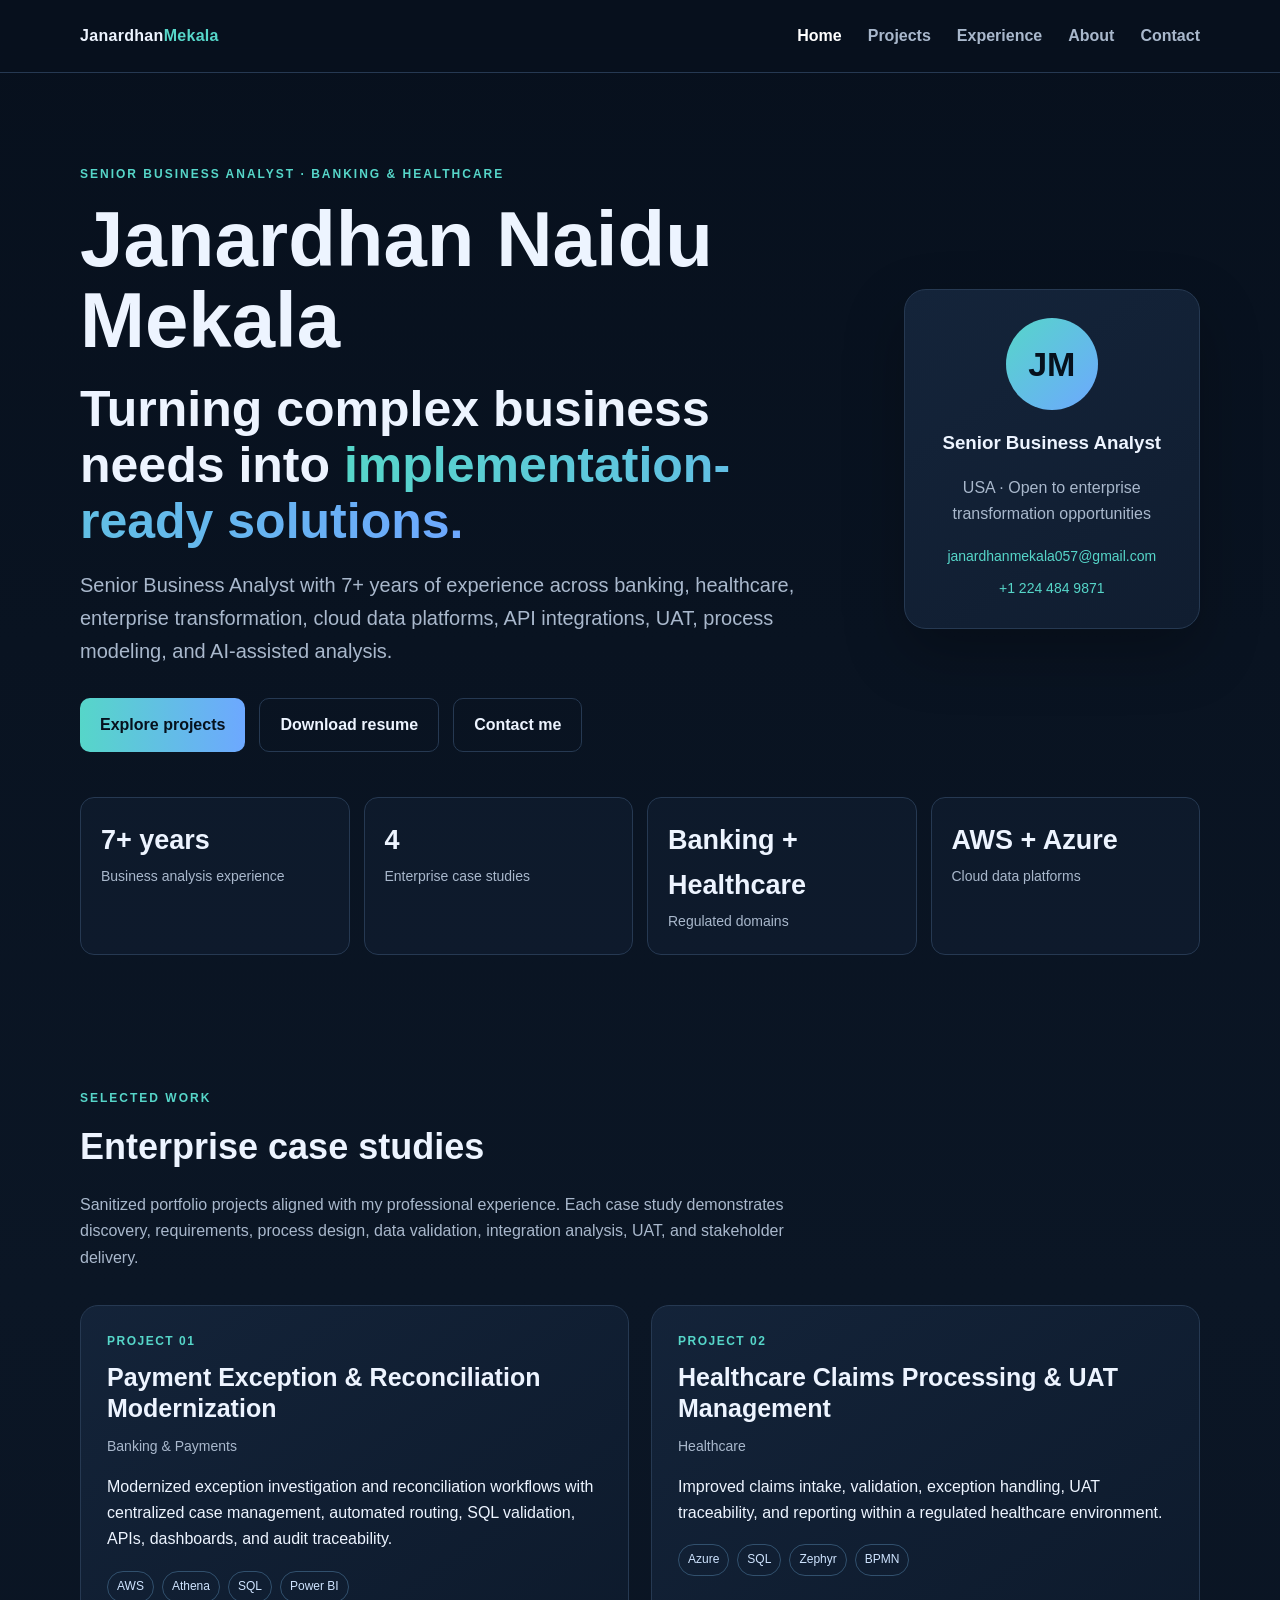
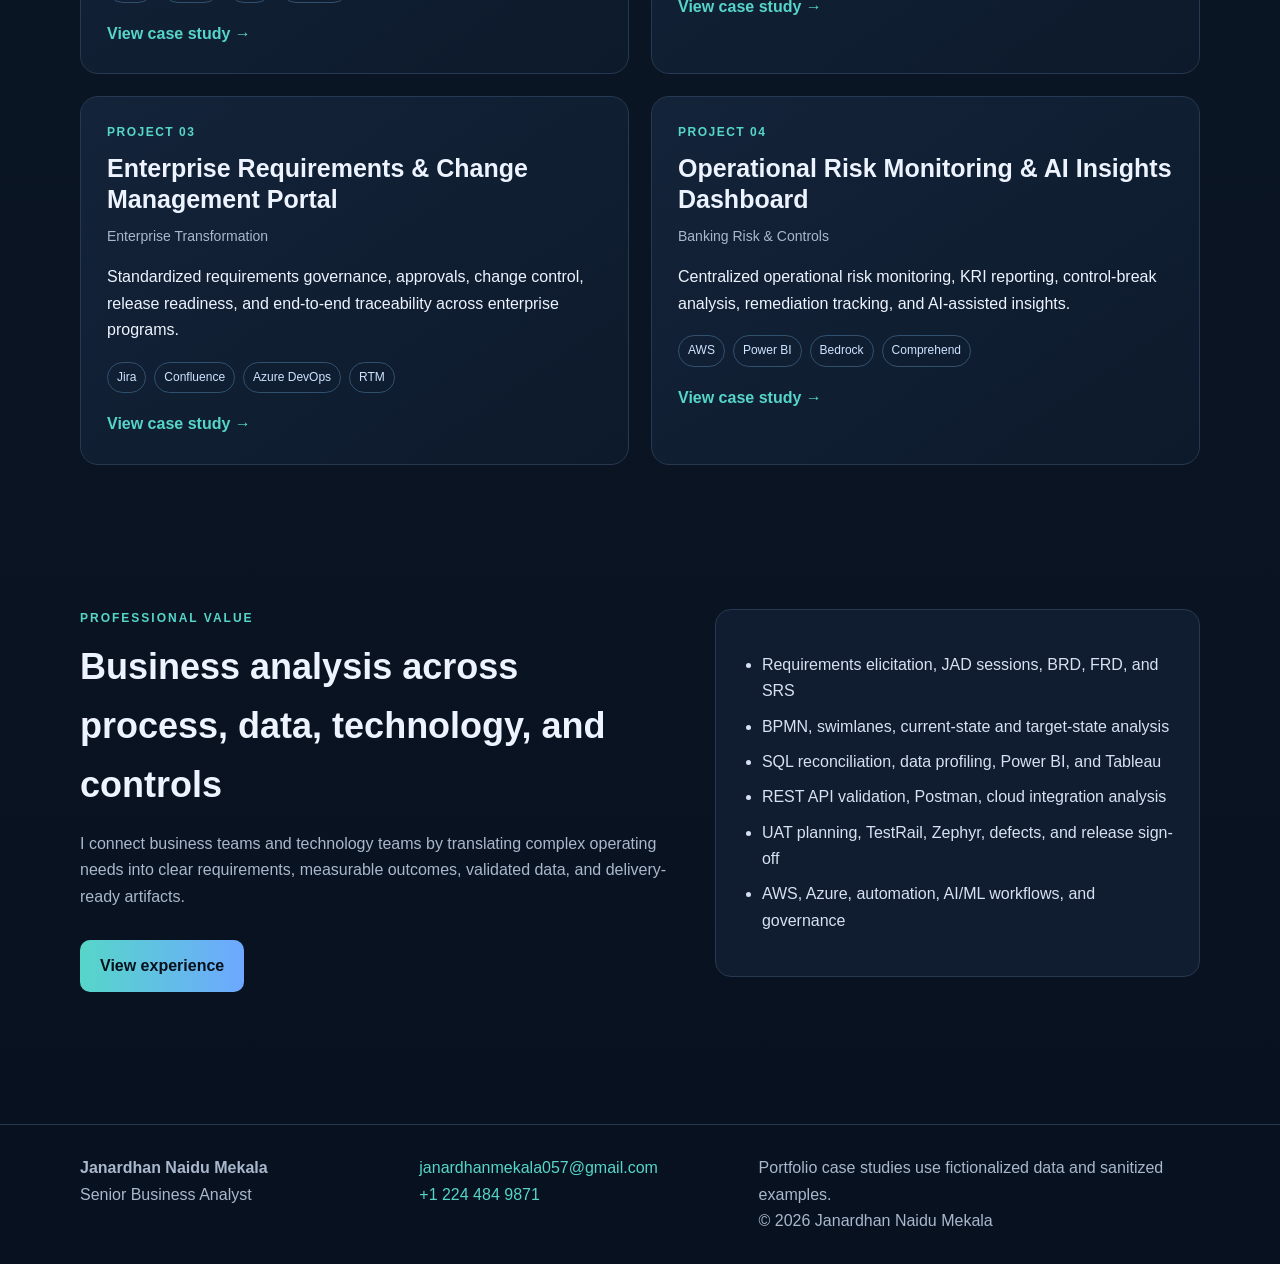
<file: index.html>
<!doctype html><html lang="en"><head><meta charset="utf-8"><meta name="viewport" content="width=device-width,initial-scale=1"><meta name="description" content="Senior Business Analyst portfolio of Janardhan Naidu Mekala, featuring banking, healthcare, requirements, UAT, SQL, APIs, AWS, Azure, and process transformation."><meta name="author" content="Janardhan Naidu Mekala"><meta property="og:title" content="Janardhan Naidu Mekala | Senior Business Analyst Portfolio"><meta property="og:description" content="Senior Business Analyst portfolio of Janardhan Naidu Mekala, featuring banking, healthcare, requirements, UAT, SQL, APIs, AWS, Azure, and process transformation."><meta property="og:type" content="website"><title>Janardhan Naidu Mekala | Senior Business Analyst Portfolio</title><link rel="stylesheet" href="style.css"></head><body><nav class="nav"><div class="container navin"><a class="brand" href="index.html">Janardhan<span>Mekala</span></a><button class="menu" aria-label="Open navigation">☰</button><div class="links"><a class="active" href="index.html">Home</a><a class="" href="projects.html">Projects</a><a class="" href="experience.html">Experience</a><a class="" href="about.html">About</a><a class="" href="contact.html">Contact</a></div></div></nav><main><section class="hero"><div class="container hero-layout"><div><div class="eyebrow">Senior Business Analyst · Banking & Healthcare</div><h1>Janardhan Naidu Mekala</h1><h2 class="hero-subtitle">Turning complex business needs into <span class="gradient">implementation-ready solutions.</span></h2><p class="lead">Senior Business Analyst with 7+ years of experience across banking, healthcare, enterprise transformation, cloud data platforms, API integrations, UAT, process modeling, and AI-assisted analysis.</p><div class="actions"><a class="btn primary" href="projects.html">Explore projects</a><a class="btn secondary" href="downloads/Janardhan_Naidu_Mekala_Resume.docx" download>Download resume</a><a class="btn secondary" href="mailto:janardhanmekala057@gmail.com">Contact me</a></div></div><div class="profile-card"><div class="initials">JM</div><h3>Senior Business Analyst</h3><p>USA · Open to enterprise transformation opportunities</p><div class="profile-contact"><a href="mailto:janardhanmekala057@gmail.com">janardhanmekala057@gmail.com</a><a href="tel:+12244849871">+1 224 484 9871</a></div></div></div><div class="container"><div class="stats"><div class="stat"><b>7+ years</b><span>Business analysis experience</span></div><div class="stat"><b>4</b><span>Enterprise case studies</span></div><div class="stat"><b>Banking + Healthcare</b><span>Regulated domains</span></div><div class="stat"><b>AWS + Azure</b><span>Cloud data platforms</span></div></div></div></section>
<section class="section"><div class="container"><div class="eyebrow">Selected work</div><h2>Enterprise case studies</h2><p class="sectionintro">Sanitized portfolio projects aligned with my professional experience. Each case study demonstrates discovery, requirements, process design, data validation, integration analysis, UAT, and stakeholder delivery.</p><div class="grid"><article class="card"><div class="projectnum">PROJECT 01</div><h3>Payment Exception & Reconciliation Modernization</h3><div class="meta">Banking & Payments</div><p>Modernized exception investigation and reconciliation workflows with centralized case management, automated routing, SQL validation, APIs, dashboards, and audit traceability.</p><div class="tags"><span class="tag">AWS</span><span class="tag">Athena</span><span class="tag">SQL</span><span class="tag">Power BI</span></div><a class="arrow" href="project-1.html">View case study →</a></article><article class="card"><div class="projectnum">PROJECT 02</div><h3>Healthcare Claims Processing & UAT Management</h3><div class="meta">Healthcare</div><p>Improved claims intake, validation, exception handling, UAT traceability, and reporting within a regulated healthcare environment.</p><div class="tags"><span class="tag">Azure</span><span class="tag">SQL</span><span class="tag">Zephyr</span><span class="tag">BPMN</span></div><a class="arrow" href="project-2.html">View case study →</a></article><article class="card"><div class="projectnum">PROJECT 03</div><h3>Enterprise Requirements & Change Management Portal</h3><div class="meta">Enterprise Transformation</div><p>Standardized requirements governance, approvals, change control, release readiness, and end-to-end traceability across enterprise programs.</p><div class="tags"><span class="tag">Jira</span><span class="tag">Confluence</span><span class="tag">Azure DevOps</span><span class="tag">RTM</span></div><a class="arrow" href="project-3.html">View case study →</a></article><article class="card"><div class="projectnum">PROJECT 04</div><h3>Operational Risk Monitoring & AI Insights Dashboard</h3><div class="meta">Banking Risk & Controls</div><p>Centralized operational risk monitoring, KRI reporting, control-break analysis, remediation tracking, and AI-assisted insights.</p><div class="tags"><span class="tag">AWS</span><span class="tag">Power BI</span><span class="tag">Bedrock</span><span class="tag">Comprehend</span></div><a class="arrow" href="project-4.html">View case study →</a></article></div></div></section>
<section class="section"><div class="container split"><div><div class="eyebrow">Professional value</div><h2>Business analysis across process, data, technology, and controls</h2><p class="sectionintro">I connect business teams and technology teams by translating complex operating needs into clear requirements, measurable outcomes, validated data, and delivery-ready artifacts.</p><div class="actions"><a class="btn primary" href="experience.html">View experience</a></div></div><div class="panel"><ul class="clean"><li>Requirements elicitation, JAD sessions, BRD, FRD, and SRS</li><li>BPMN, swimlanes, current-state and target-state analysis</li><li>SQL reconciliation, data profiling, Power BI, and Tableau</li><li>REST API validation, Postman, cloud integration analysis</li><li>UAT planning, TestRail, Zephyr, defects, and release sign-off</li><li>AWS, Azure, automation, AI/ML workflows, and governance</li></ul></div></div></section></main><footer><div class="container footergrid"><div><b>Janardhan Naidu Mekala</b><br><span>Senior Business Analyst</span></div><div><a href="mailto:janardhanmekala057@gmail.com">janardhanmekala057@gmail.com</a><br><a href="tel:+12244849871">+1 224 484 9871</a></div><div>Portfolio case studies use fictionalized data and sanitized examples.<br>© <span id="year"></span> Janardhan Naidu Mekala</div></div></footer><script src="main.js"></script></body></html>
</file>
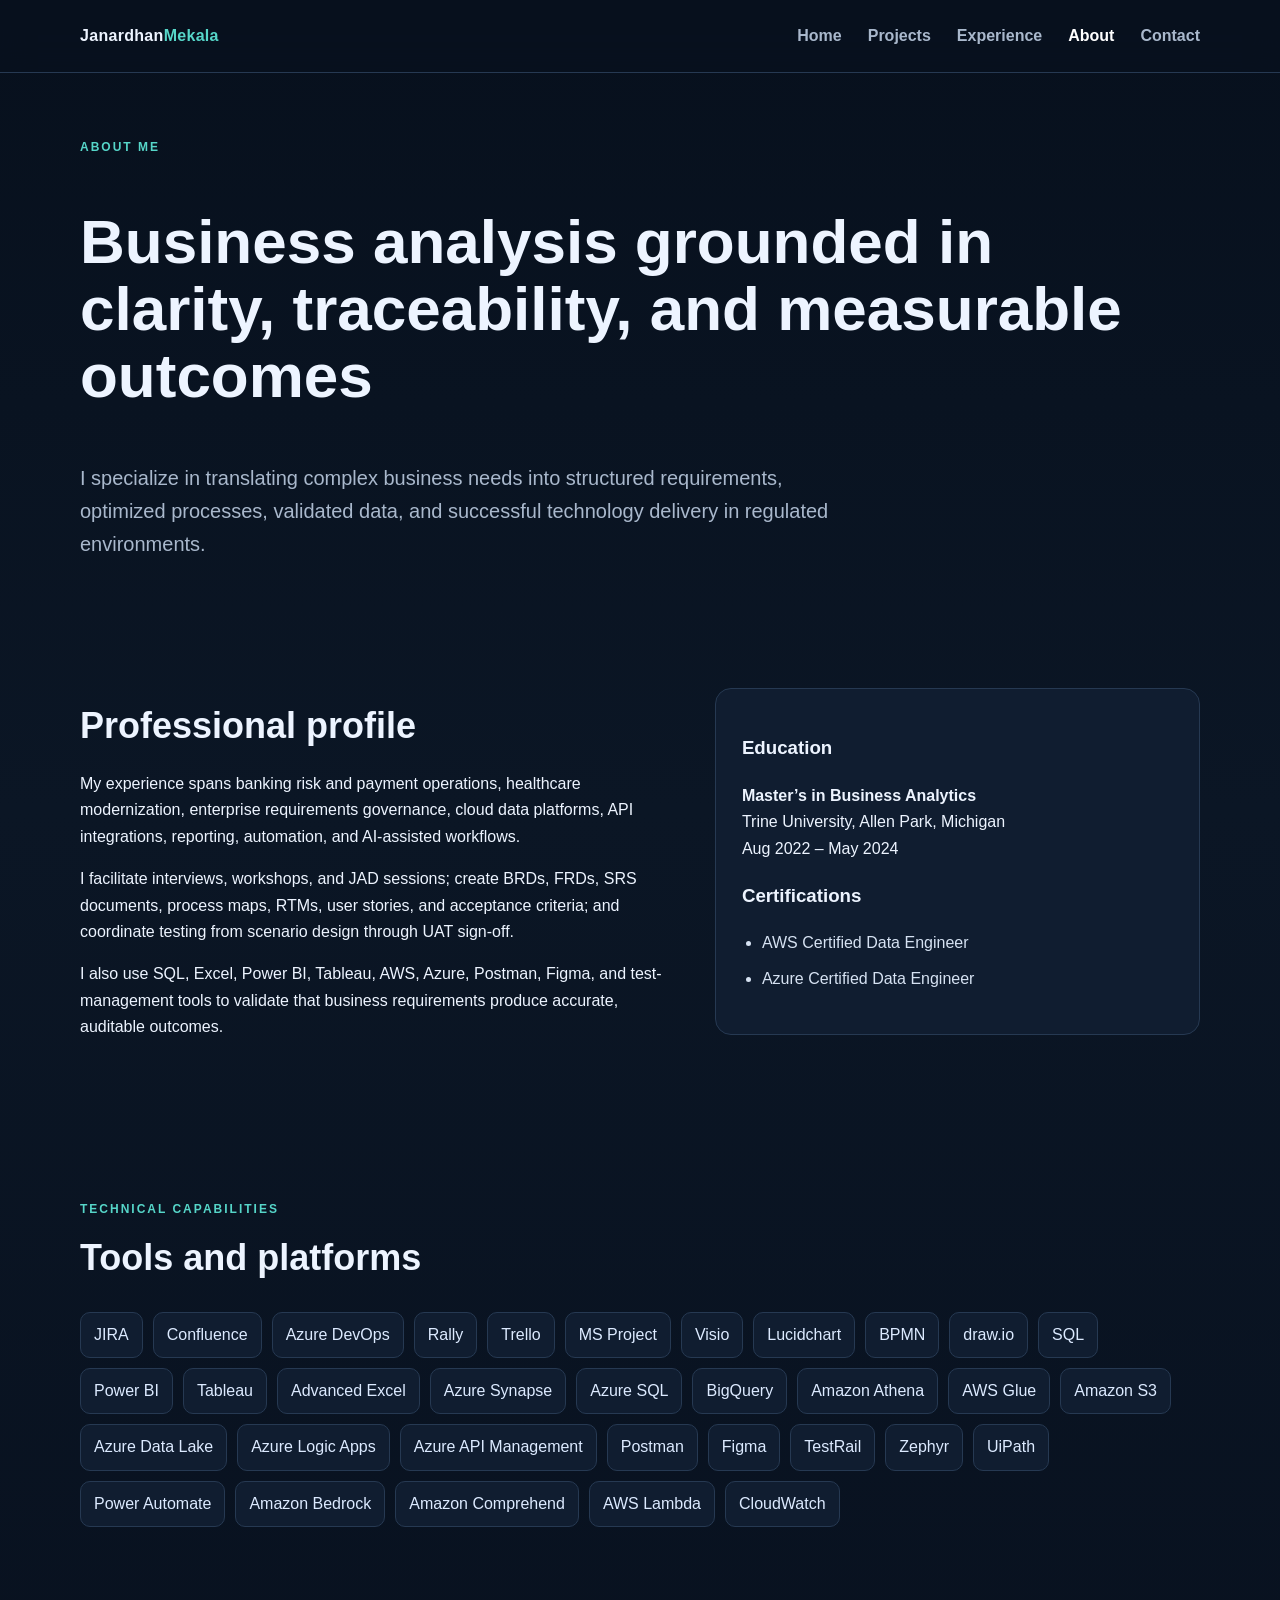
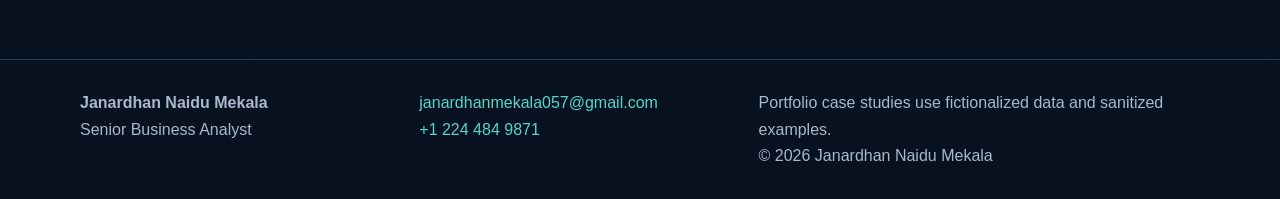
<file: about.html>
<!doctype html><html lang="en"><head><meta charset="utf-8"><meta name="viewport" content="width=device-width,initial-scale=1"><meta name="description" content="About Janardhan Naidu Mekala, Senior Business Analyst with banking, healthcare, AWS, Azure, SQL, APIs, UAT, and process modeling experience."><meta name="author" content="Janardhan Naidu Mekala"><meta property="og:title" content="About | Janardhan Naidu Mekala"><meta property="og:description" content="About Janardhan Naidu Mekala, Senior Business Analyst with banking, healthcare, AWS, Azure, SQL, APIs, UAT, and process modeling experience."><meta property="og:type" content="website"><title>About | Janardhan Naidu Mekala</title><link rel="stylesheet" href="style.css"></head><body><nav class="nav"><div class="container navin"><a class="brand" href="index.html">Janardhan<span>Mekala</span></a><button class="menu" aria-label="Open navigation">☰</button><div class="links"><a class="" href="index.html">Home</a><a class="" href="projects.html">Projects</a><a class="" href="experience.html">Experience</a><a class="active" href="about.html">About</a><a class="" href="contact.html">Contact</a></div></div></nav><main><section class="pagehero"><div class="container"><div class="eyebrow">About me</div><h1>Business analysis grounded in clarity, traceability, and measurable outcomes</h1><p class="lead">I specialize in translating complex business needs into structured requirements, optimized processes, validated data, and successful technology delivery in regulated environments.</p></div></section><section class="section"><div class="container split"><div><h2>Professional profile</h2><p>My experience spans banking risk and payment operations, healthcare modernization, enterprise requirements governance, cloud data platforms, API integrations, reporting, automation, and AI-assisted workflows.</p><p>I facilitate interviews, workshops, and JAD sessions; create BRDs, FRDs, SRS documents, process maps, RTMs, user stories, and acceptance criteria; and coordinate testing from scenario design through UAT sign-off.</p><p>I also use SQL, Excel, Power BI, Tableau, AWS, Azure, Postman, Figma, and test-management tools to validate that business requirements produce accurate, auditable outcomes.</p></div><aside class="panel"><h3>Education</h3><p><b>Master’s in Business Analytics</b><br>Trine University, Allen Park, Michigan<br>Aug 2022 – May 2024</p><h3>Certifications</h3><ul class="clean"><li>AWS Certified Data Engineer</li><li>Azure Certified Data Engineer</li></ul></aside></div></section><section class="section"><div class="container"><div class="eyebrow">Technical capabilities</div><h2>Tools and platforms</h2><div class="skillcloud"><span class="skill">JIRA</span><span class="skill">Confluence</span><span class="skill">Azure DevOps</span><span class="skill">Rally</span><span class="skill">Trello</span><span class="skill">MS Project</span><span class="skill">Visio</span><span class="skill">Lucidchart</span><span class="skill">BPMN</span><span class="skill">draw.io</span><span class="skill">SQL</span><span class="skill">Power BI</span><span class="skill">Tableau</span><span class="skill">Advanced Excel</span><span class="skill">Azure Synapse</span><span class="skill">Azure SQL</span><span class="skill">BigQuery</span><span class="skill">Amazon Athena</span><span class="skill">AWS Glue</span><span class="skill">Amazon S3</span><span class="skill">Azure Data Lake</span><span class="skill">Azure Logic Apps</span><span class="skill">Azure API Management</span><span class="skill">Postman</span><span class="skill">Figma</span><span class="skill">TestRail</span><span class="skill">Zephyr</span><span class="skill">UiPath</span><span class="skill">Power Automate</span><span class="skill">Amazon Bedrock</span><span class="skill">Amazon Comprehend</span><span class="skill">AWS Lambda</span><span class="skill">CloudWatch</span></div></div></section></main><footer><div class="container footergrid"><div><b>Janardhan Naidu Mekala</b><br><span>Senior Business Analyst</span></div><div><a href="mailto:janardhanmekala057@gmail.com">janardhanmekala057@gmail.com</a><br><a href="tel:+12244849871">+1 224 484 9871</a></div><div>Portfolio case studies use fictionalized data and sanitized examples.<br>© <span id="year"></span> Janardhan Naidu Mekala</div></div></footer><script src="main.js"></script></body></html>
</file>
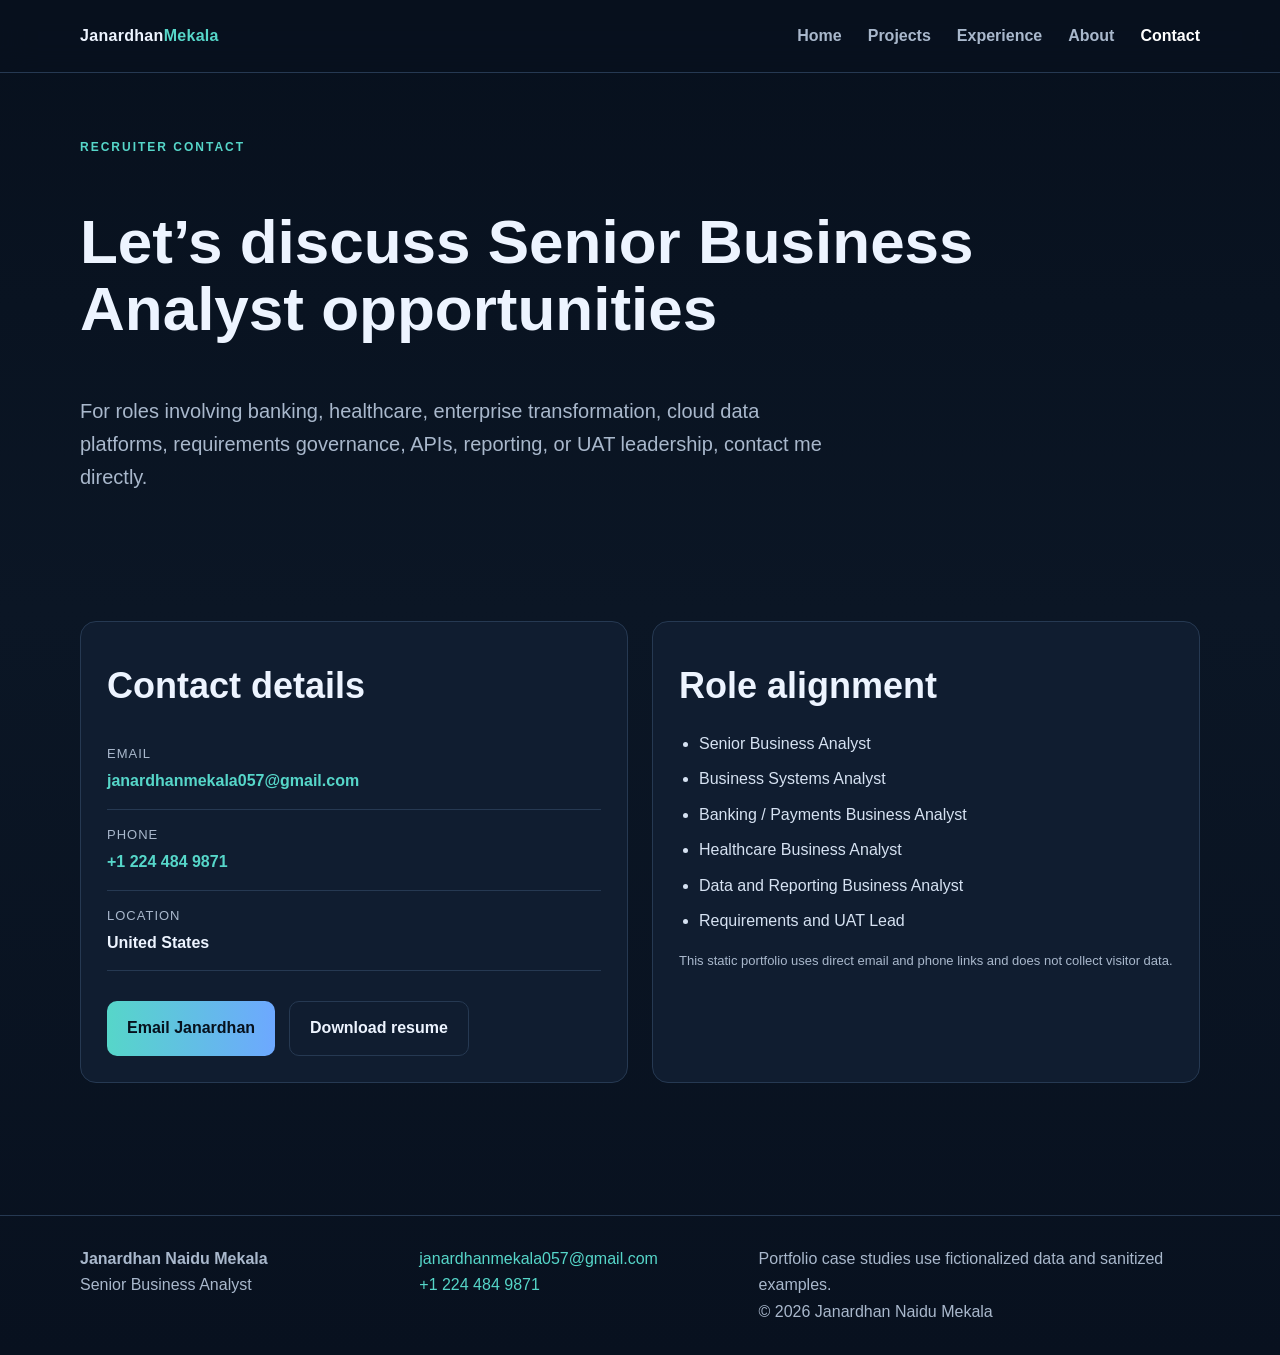
<file: contact.html>
<!doctype html><html lang="en"><head><meta charset="utf-8"><meta name="viewport" content="width=device-width,initial-scale=1"><meta name="description" content="Contact Senior Business Analyst Janardhan Naidu Mekala for banking, healthcare, transformation, SQL, API, and UAT opportunities."><meta name="author" content="Janardhan Naidu Mekala"><meta property="og:title" content="Contact | Janardhan Naidu Mekala"><meta property="og:description" content="Contact Senior Business Analyst Janardhan Naidu Mekala for banking, healthcare, transformation, SQL, API, and UAT opportunities."><meta property="og:type" content="website"><title>Contact | Janardhan Naidu Mekala</title><link rel="stylesheet" href="style.css"></head><body><nav class="nav"><div class="container navin"><a class="brand" href="index.html">Janardhan<span>Mekala</span></a><button class="menu" aria-label="Open navigation">☰</button><div class="links"><a class="" href="index.html">Home</a><a class="" href="projects.html">Projects</a><a class="" href="experience.html">Experience</a><a class="" href="about.html">About</a><a class="active" href="contact.html">Contact</a></div></div></nav><main><section class="pagehero"><div class="container"><div class="eyebrow">Recruiter contact</div><h1>Let’s discuss Senior Business Analyst opportunities</h1><p class="lead">For roles involving banking, healthcare, enterprise transformation, cloud data platforms, requirements governance, APIs, reporting, or UAT leadership, contact me directly.</p></div></section><section class="section"><div class="container contact"><div class="panel"><h2>Contact details</h2><div class="contactitem"><span>Email</span><a href="mailto:janardhanmekala057@gmail.com">janardhanmekala057@gmail.com</a></div><div class="contactitem"><span>Phone</span><a href="tel:+12244849871">+1 224 484 9871</a></div><div class="contactitem"><span>Location</span><b>United States</b></div><div class="actions"><a class="btn primary" href="mailto:janardhanmekala057@gmail.com?subject=Senior%20Business%20Analyst%20Opportunity">Email Janardhan</a><a class="btn secondary" href="downloads/Janardhan_Naidu_Mekala_Resume.docx" download>Download resume</a></div></div><div class="panel"><h2>Role alignment</h2><ul class="clean"><li>Senior Business Analyst</li><li>Business Systems Analyst</li><li>Banking / Payments Business Analyst</li><li>Healthcare Business Analyst</li><li>Data and Reporting Business Analyst</li><li>Requirements and UAT Lead</li></ul><p class="note">This static portfolio uses direct email and phone links and does not collect visitor data.</p></div></div></section></main><footer><div class="container footergrid"><div><b>Janardhan Naidu Mekala</b><br><span>Senior Business Analyst</span></div><div><a href="mailto:janardhanmekala057@gmail.com">janardhanmekala057@gmail.com</a><br><a href="tel:+12244849871">+1 224 484 9871</a></div><div>Portfolio case studies use fictionalized data and sanitized examples.<br>© <span id="year"></span> Janardhan Naidu Mekala</div></div></footer><script src="main.js"></script></body></html>
</file>
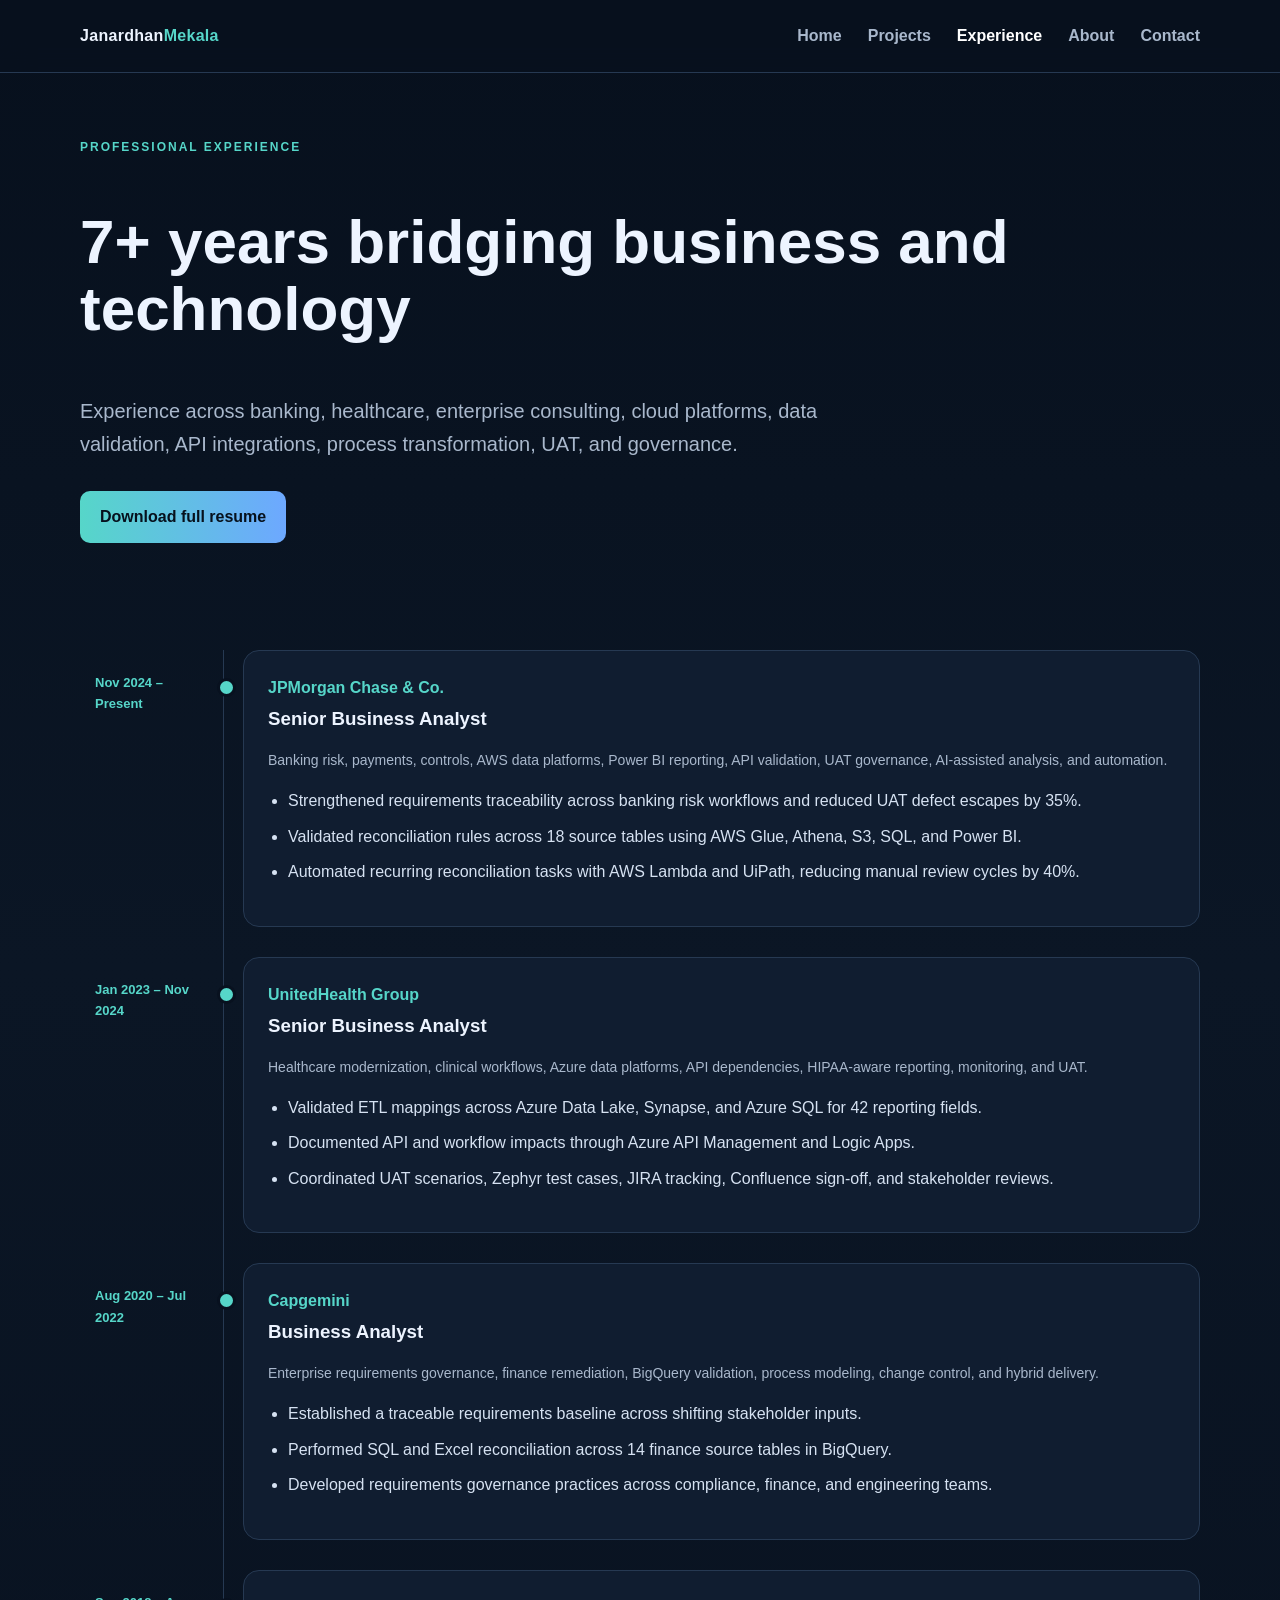
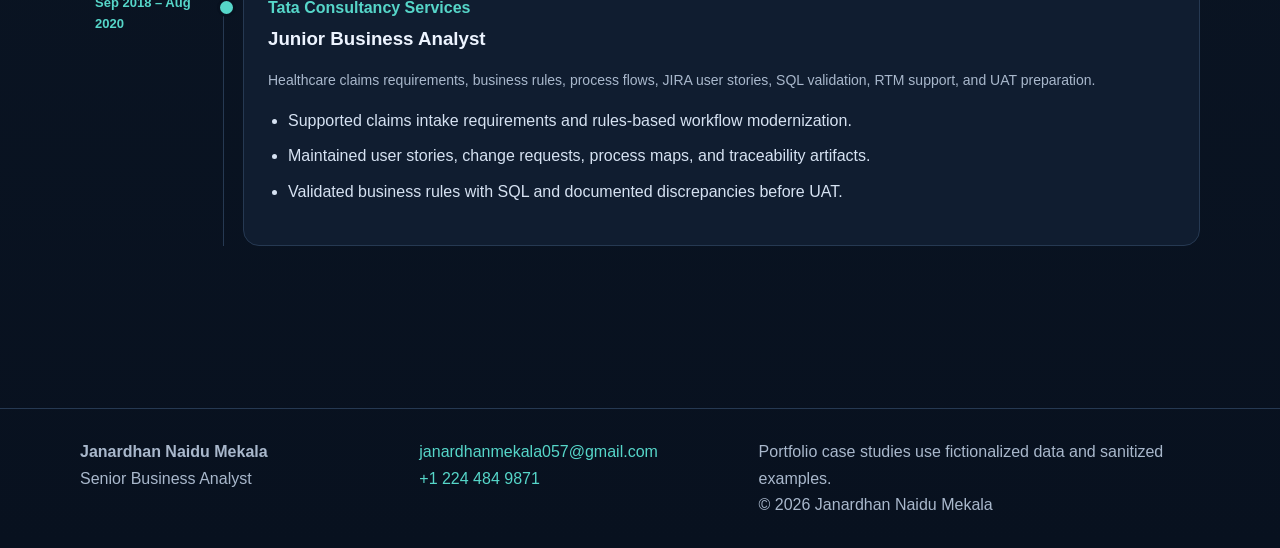
<file: experience.html>
<!doctype html><html lang="en"><head><meta charset="utf-8"><meta name="viewport" content="width=device-width,initial-scale=1"><meta name="description" content="Professional experience of Senior Business Analyst Janardhan Naidu Mekala at JPMorgan Chase, UnitedHealth Group, Capgemini, and TCS."><meta name="author" content="Janardhan Naidu Mekala"><meta property="og:title" content="Experience | Janardhan Naidu Mekala"><meta property="og:description" content="Professional experience of Senior Business Analyst Janardhan Naidu Mekala at JPMorgan Chase, UnitedHealth Group, Capgemini, and TCS."><meta property="og:type" content="website"><title>Experience | Janardhan Naidu Mekala</title><link rel="stylesheet" href="style.css"></head><body><nav class="nav"><div class="container navin"><a class="brand" href="index.html">Janardhan<span>Mekala</span></a><button class="menu" aria-label="Open navigation">☰</button><div class="links"><a class="" href="index.html">Home</a><a class="" href="projects.html">Projects</a><a class="active" href="experience.html">Experience</a><a class="" href="about.html">About</a><a class="" href="contact.html">Contact</a></div></div></nav><main><section class="pagehero"><div class="container"><div class="eyebrow">Professional experience</div><h1>7+ years bridging business and technology</h1><p class="lead">Experience across banking, healthcare, enterprise consulting, cloud platforms, data validation, API integrations, process transformation, UAT, and governance.</p><div class="actions"><a class="btn primary" href="downloads/Janardhan_Naidu_Mekala_Resume.docx" download>Download full resume</a></div></div></section><section class="section"><div class="container"><div class="timeline"><article class="timeline-item"><div class="timeline-date">Nov 2024 – Present</div><div class="timeline-content"><div class="company">JPMorgan Chase & Co.</div><h3>Senior Business Analyst</h3><p class="meta">Banking risk, payments, controls, AWS data platforms, Power BI reporting, API validation, UAT governance, AI-assisted analysis, and automation.</p><ul class="clean"><li>Strengthened requirements traceability across banking risk workflows and reduced UAT defect escapes by 35%.</li><li>Validated reconciliation rules across 18 source tables using AWS Glue, Athena, S3, SQL, and Power BI.</li><li>Automated recurring reconciliation tasks with AWS Lambda and UiPath, reducing manual review cycles by 40%.</li></ul></div></article><article class="timeline-item"><div class="timeline-date">Jan 2023 – Nov 2024</div><div class="timeline-content"><div class="company">UnitedHealth Group</div><h3>Senior Business Analyst</h3><p class="meta">Healthcare modernization, clinical workflows, Azure data platforms, API dependencies, HIPAA-aware reporting, monitoring, and UAT.</p><ul class="clean"><li>Validated ETL mappings across Azure Data Lake, Synapse, and Azure SQL for 42 reporting fields.</li><li>Documented API and workflow impacts through Azure API Management and Logic Apps.</li><li>Coordinated UAT scenarios, Zephyr test cases, JIRA tracking, Confluence sign-off, and stakeholder reviews.</li></ul></div></article><article class="timeline-item"><div class="timeline-date">Aug 2020 – Jul 2022</div><div class="timeline-content"><div class="company">Capgemini</div><h3>Business Analyst</h3><p class="meta">Enterprise requirements governance, finance remediation, BigQuery validation, process modeling, change control, and hybrid delivery.</p><ul class="clean"><li>Established a traceable requirements baseline across shifting stakeholder inputs.</li><li>Performed SQL and Excel reconciliation across 14 finance source tables in BigQuery.</li><li>Developed requirements governance practices across compliance, finance, and engineering teams.</li></ul></div></article><article class="timeline-item"><div class="timeline-date">Sep 2018 – Aug 2020</div><div class="timeline-content"><div class="company">Tata Consultancy Services</div><h3>Junior Business Analyst</h3><p class="meta">Healthcare claims requirements, business rules, process flows, JIRA user stories, SQL validation, RTM support, and UAT preparation.</p><ul class="clean"><li>Supported claims intake requirements and rules-based workflow modernization.</li><li>Maintained user stories, change requests, process maps, and traceability artifacts.</li><li>Validated business rules with SQL and documented discrepancies before UAT.</li></ul></div></article></div></div></section></main><footer><div class="container footergrid"><div><b>Janardhan Naidu Mekala</b><br><span>Senior Business Analyst</span></div><div><a href="mailto:janardhanmekala057@gmail.com">janardhanmekala057@gmail.com</a><br><a href="tel:+12244849871">+1 224 484 9871</a></div><div>Portfolio case studies use fictionalized data and sanitized examples.<br>© <span id="year"></span> Janardhan Naidu Mekala</div></div></footer><script src="main.js"></script></body></html>
</file>
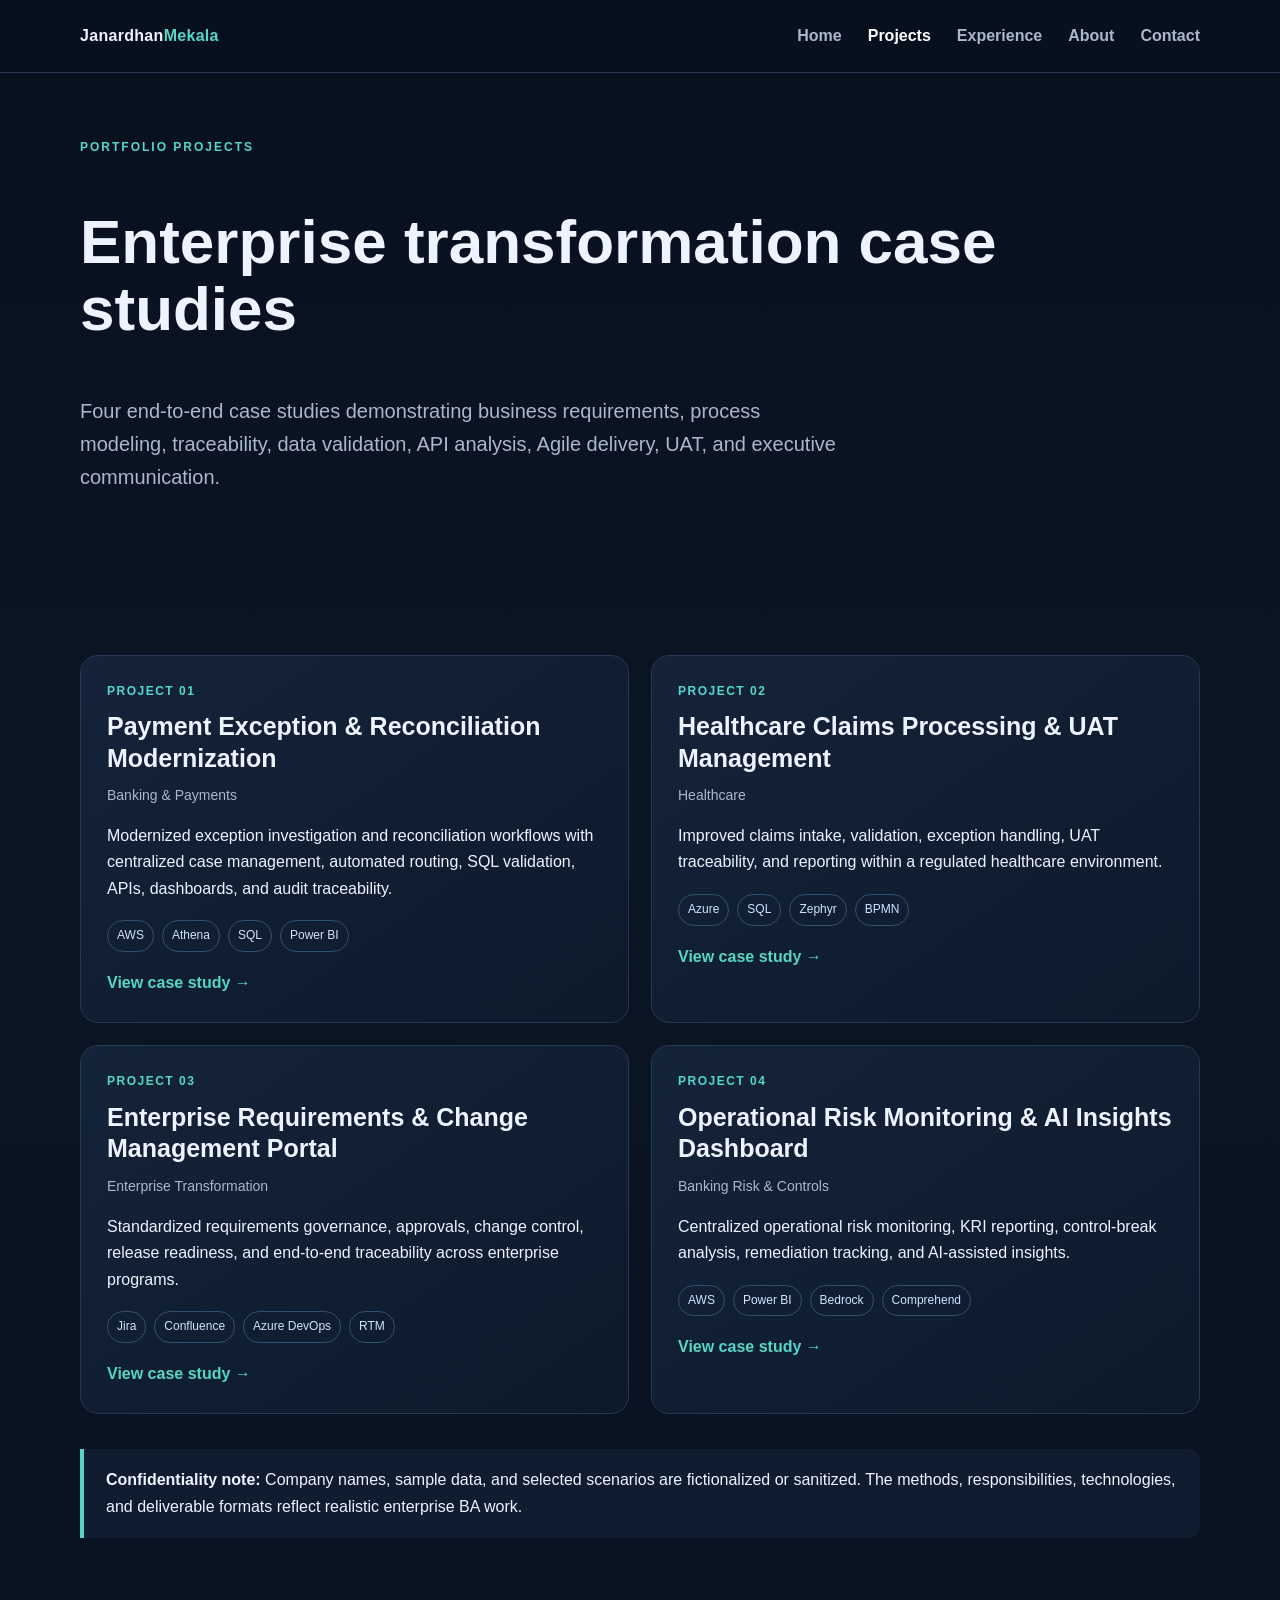
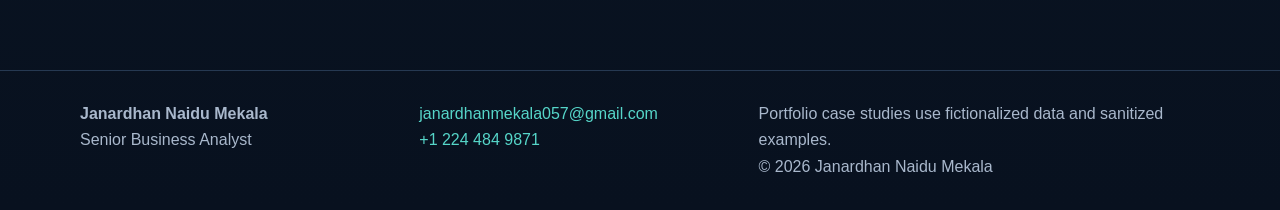
<file: projects.html>
<!doctype html><html lang="en"><head><meta charset="utf-8"><meta name="viewport" content="width=device-width,initial-scale=1"><meta name="description" content="Explore four enterprise Business Analyst case studies by Janardhan Naidu Mekala."><meta name="author" content="Janardhan Naidu Mekala"><meta property="og:title" content="Projects | Janardhan Naidu Mekala"><meta property="og:description" content="Explore four enterprise Business Analyst case studies by Janardhan Naidu Mekala."><meta property="og:type" content="website"><title>Projects | Janardhan Naidu Mekala</title><link rel="stylesheet" href="style.css"></head><body><nav class="nav"><div class="container navin"><a class="brand" href="index.html">Janardhan<span>Mekala</span></a><button class="menu" aria-label="Open navigation">☰</button><div class="links"><a class="" href="index.html">Home</a><a class="active" href="projects.html">Projects</a><a class="" href="experience.html">Experience</a><a class="" href="about.html">About</a><a class="" href="contact.html">Contact</a></div></div></nav><main><section class="pagehero"><div class="container"><div class="eyebrow">Portfolio projects</div><h1>Enterprise transformation case studies</h1><p class="lead">Four end-to-end case studies demonstrating business requirements, process modeling, traceability, data validation, API analysis, Agile delivery, UAT, and executive communication.</p></div></section><section class="section"><div class="container"><div class="grid"><article class="card"><div class="projectnum">PROJECT 01</div><h3>Payment Exception & Reconciliation Modernization</h3><div class="meta">Banking & Payments</div><p>Modernized exception investigation and reconciliation workflows with centralized case management, automated routing, SQL validation, APIs, dashboards, and audit traceability.</p><div class="tags"><span class="tag">AWS</span><span class="tag">Athena</span><span class="tag">SQL</span><span class="tag">Power BI</span></div><a class="arrow" href="project-1.html">View case study →</a></article><article class="card"><div class="projectnum">PROJECT 02</div><h3>Healthcare Claims Processing & UAT Management</h3><div class="meta">Healthcare</div><p>Improved claims intake, validation, exception handling, UAT traceability, and reporting within a regulated healthcare environment.</p><div class="tags"><span class="tag">Azure</span><span class="tag">SQL</span><span class="tag">Zephyr</span><span class="tag">BPMN</span></div><a class="arrow" href="project-2.html">View case study →</a></article><article class="card"><div class="projectnum">PROJECT 03</div><h3>Enterprise Requirements & Change Management Portal</h3><div class="meta">Enterprise Transformation</div><p>Standardized requirements governance, approvals, change control, release readiness, and end-to-end traceability across enterprise programs.</p><div class="tags"><span class="tag">Jira</span><span class="tag">Confluence</span><span class="tag">Azure DevOps</span><span class="tag">RTM</span></div><a class="arrow" href="project-3.html">View case study →</a></article><article class="card"><div class="projectnum">PROJECT 04</div><h3>Operational Risk Monitoring & AI Insights Dashboard</h3><div class="meta">Banking Risk & Controls</div><p>Centralized operational risk monitoring, KRI reporting, control-break analysis, remediation tracking, and AI-assisted insights.</p><div class="tags"><span class="tag">AWS</span><span class="tag">Power BI</span><span class="tag">Bedrock</span><span class="tag">Comprehend</span></div><a class="arrow" href="project-4.html">View case study →</a></article></div><div class="callout portfolio-note"><b>Confidentiality note:</b> Company names, sample data, and selected scenarios are fictionalized or sanitized. The methods, responsibilities, technologies, and deliverable formats reflect realistic enterprise BA work.</div></div></section></main><footer><div class="container footergrid"><div><b>Janardhan Naidu Mekala</b><br><span>Senior Business Analyst</span></div><div><a href="mailto:janardhanmekala057@gmail.com">janardhanmekala057@gmail.com</a><br><a href="tel:+12244849871">+1 224 484 9871</a></div><div>Portfolio case studies use fictionalized data and sanitized examples.<br>© <span id="year"></span> Janardhan Naidu Mekala</div></div></footer><script src="main.js"></script></body></html>
</file>
<file: style.css>
:root{--bg:#08111f;--panel:#101d30;--panel2:#14243a;--text:#edf4ff;--muted:#a9b8cc;--accent:#56d6c9;--accent2:#6da8ff;--line:#263952;--white:#fff}*{box-sizing:border-box}html{scroll-behavior:smooth}body{margin:0;font-family:Inter,Segoe UI,Arial,sans-serif;background:linear-gradient(180deg,#07101d,#0b1625 45%,#08111f);color:var(--text);line-height:1.65}a{color:inherit;text-decoration:none}.container{width:min(1120px,92%);margin:auto}.nav{position:sticky;top:0;z-index:20;background:rgba(8,17,31,.9);backdrop-filter:blur(14px);border-bottom:1px solid var(--line)}.navin{height:72px;display:flex;align-items:center;justify-content:space-between}.brand{font-weight:800;letter-spacing:.3px}.brand span{color:var(--accent)}.links{display:flex;gap:26px;color:var(--muted);font-weight:600}.links a:hover,.links a.active{color:var(--white)}.menu{display:none;background:none;border:0;color:#fff;font-size:26px}.hero{padding:92px 0 62px}.eyebrow{color:var(--accent);text-transform:uppercase;letter-spacing:2px;font-size:12px;font-weight:800}.hero h1{font-size:clamp(42px,7vw,78px);line-height:1.04;margin:14px 0 20px;max-width:900px}.gradient{background:linear-gradient(90deg,var(--accent),var(--accent2));-webkit-background-clip:text;color:transparent}.lead{font-size:20px;color:var(--muted);max-width:760px}.actions{display:flex;gap:14px;margin-top:30px;flex-wrap:wrap}.btn{display:inline-flex;align-items:center;justify-content:center;padding:13px 20px;border-radius:10px;font-weight:800;border:1px solid var(--line)}.primary{background:linear-gradient(90deg,var(--accent),var(--accent2));color:#06111d;border:0}.secondary:hover{border-color:var(--accent)}.stats{display:grid;grid-template-columns:repeat(4,1fr);gap:14px;margin-top:45px}.stat{background:rgba(16,29,48,.72);border:1px solid var(--line);padding:20px;border-radius:14px}.stat b{font-size:27px;display:block}.stat span{color:var(--muted);font-size:14px}.section{padding:72px 0}.section h2{font-size:36px;margin:8px 0 14px}.sectionintro{color:var(--muted);max-width:720px}.grid{display:grid;grid-template-columns:repeat(2,1fr);gap:22px;margin-top:34px}.card{background:linear-gradient(145deg,rgba(20,36,58,.95),rgba(13,26,44,.95));border:1px solid var(--line);border-radius:18px;padding:26px;transition:.2s}.card:hover{transform:translateY(-4px);border-color:#3b6682}.projectnum{font-size:12px;color:var(--accent);font-weight:900;letter-spacing:1.5px}.card h3{font-size:25px;line-height:1.25;margin:10px 0}.meta{color:var(--muted);font-size:14px}.tags{display:flex;flex-wrap:wrap;gap:8px;margin:18px 0}.tag{border:1px solid #31506d;color:#cfe4ff;padding:5px 9px;border-radius:999px;font-size:12px}.arrow{font-weight:800;color:var(--accent)}.split{display:grid;grid-template-columns:1.1fr .9fr;gap:42px;align-items:start}.panel{background:var(--panel);border:1px solid var(--line);padding:26px;border-radius:16px}.clean{padding-left:20px}.clean li{margin:9px 0;color:#d6e2f2}.metricgrid{display:grid;grid-template-columns:repeat(4,1fr);gap:14px;margin:30px 0}.metric{background:var(--panel);border:1px solid var(--line);padding:18px;border-radius:13px}.metric strong{font-size:25px;color:var(--accent);display:block}.metric small{color:var(--muted)}.gallery{display:grid;grid-template-columns:repeat(2,1fr);gap:18px;margin-top:24px}.gallery img{width:100%;height:300px;object-fit:contain;background:white;border-radius:12px;border:1px solid var(--line)}.downloadgrid{display:grid;grid-template-columns:repeat(3,1fr);gap:12px}.download{padding:13px;border:1px solid var(--line);border-radius:10px;background:var(--panel);font-size:13px;overflow:hidden;text-overflow:ellipsis}.download:hover{border-color:var(--accent)}footer{border-top:1px solid var(--line);padding:30px 0;color:var(--muted);margin-top:60px}.pagehero{padding:65px 0 35px}.pagehero h1{font-size:clamp(38px,6vw,62px);line-height:1.08}.crumb{font-size:13px;color:var(--muted)}.callout{border-left:4px solid var(--accent);padding:18px 22px;background:var(--panel);border-radius:0 12px 12px 0}.contact{display:grid;grid-template-columns:1fr 1fr;gap:24px}.contactitem{border-bottom:1px solid var(--line);padding:14px 0}.note{font-size:13px;color:var(--muted)}
@media(max-width:800px){.links{display:none;position:absolute;top:72px;left:0;right:0;background:#08111f;padding:20px;flex-direction:column}.links.open{display:flex}.menu{display:block}.stats,.metricgrid{grid-template-columns:repeat(2,1fr)}.grid,.split,.contact{grid-template-columns:1fr}.downloadgrid{grid-template-columns:1fr}.gallery{grid-template-columns:1fr}.gallery img{height:auto}.hero{padding-top:60px}}

.hero-layout{display:grid;grid-template-columns:1.45fr .55fr;gap:42px;align-items:center}.hero-subtitle{font-size:clamp(30px,4vw,50px);line-height:1.12;margin:10px 0 20px;max-width:900px}.profile-card{background:linear-gradient(145deg,var(--panel2),var(--panel));border:1px solid var(--line);border-radius:22px;padding:28px;text-align:center;box-shadow:0 24px 60px rgba(0,0,0,.25)}.initials{width:92px;height:92px;border-radius:50%;margin:0 auto 18px;display:grid;place-items:center;font-size:34px;font-weight:900;color:#06111d;background:linear-gradient(135deg,var(--accent),var(--accent2))}.profile-card h3{margin:8px 0}.profile-card p{color:var(--muted)}.profile-contact{display:grid;gap:8px;margin-top:18px;font-size:14px}.profile-contact a{color:var(--accent)}.timeline{position:relative;margin-left:15px}.timeline:before{content:"";position:absolute;left:128px;top:0;bottom:0;width:1px;background:var(--line)}.timeline-item{display:grid;grid-template-columns:110px 1fr;gap:38px;margin-bottom:30px;position:relative}.timeline-date{color:var(--accent);font-weight:800;font-size:13px;padding-top:22px}.timeline-content{background:var(--panel);border:1px solid var(--line);border-radius:16px;padding:24px}.timeline-content:before{content:"";position:absolute;left:122px;top:28px;width:13px;height:13px;border-radius:50%;background:var(--accent);border:3px solid var(--bg)}.company{color:var(--accent);font-weight:800}.timeline-content h3{margin:3px 0 8px}.skillcloud{display:flex;flex-wrap:wrap;gap:10px;margin-top:24px}.skill{background:var(--panel);border:1px solid var(--line);padding:9px 13px;border-radius:10px;color:#dceaff}.contactitem{display:grid;gap:4px}.contactitem span{color:var(--muted);font-size:13px;text-transform:uppercase;letter-spacing:1px}.contactitem a{color:var(--accent);font-weight:700}.footergrid{display:grid;grid-template-columns:1fr 1fr 1.4fr;gap:24px;align-items:start}.footergrid a{color:var(--accent)}.portfolio-note{margin-top:35px}.recruiter-cta{padding-top:20px}.recruiter-cta .callout h2{margin-top:0}@media(max-width:800px){.hero-layout,.footergrid{grid-template-columns:1fr}.profile-card{max-width:420px}.timeline:before{left:5px}.timeline-item{grid-template-columns:1fr;gap:8px;padding-left:30px}.timeline-content:before{left:0;top:42px}.timeline-date{padding-top:0}}
</file>
